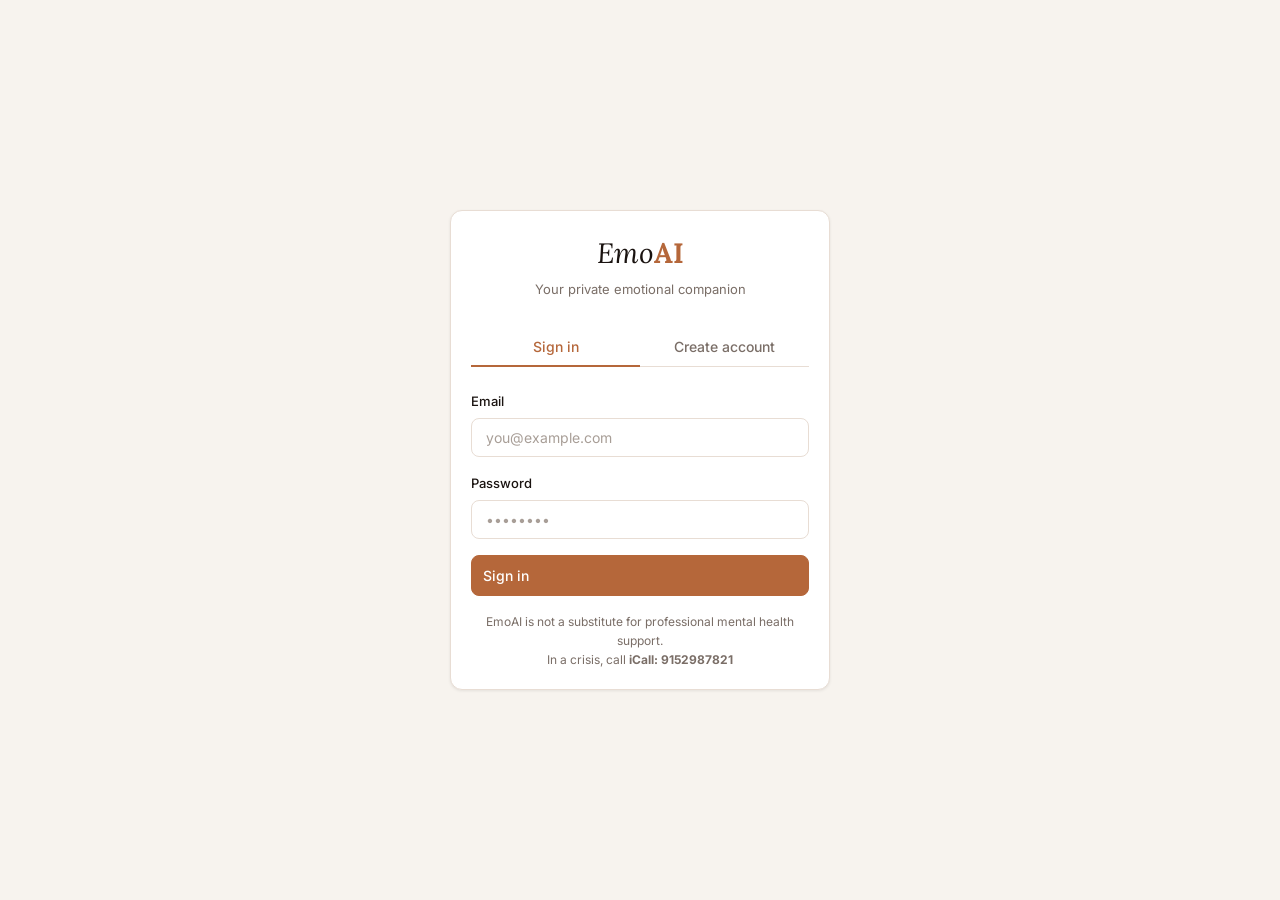
<file: pages/journal.html>
<!DOCTYPE html>
<html lang="en">

<head>
    <meta charset="UTF-8" />
    <meta name="viewport" content="width=device-width, initial-scale=1.0" />
    <title>EmoAI — Journal</title>
    <link
        href="https://fonts.googleapis.com/css2?family=Inter:wght@300;400;500;600&family=Lora:ital,wght@0,400;1,400&display=swap"
        rel="stylesheet" />
    <link rel="stylesheet" href="../css/style.css" />
</head>

<body class="scroll-shell">

    <header class="header">
        <a href="../index.html" class="logo">Emo<strong>AI</strong></a>
        <nav class="nav">
            <a href="../index.html" class="nav-link">Chat</a>
            <a href="journal.html" class="nav-link active">Journal</a>
        </nav>
        <button class="btn btn-ghost btn-sm" id="logout-btn">Sign out</button>
    </header>

    <div class="disclaimer">
        ⚠️ EmoAI is not a substitute for professional mental health support.
        In a crisis, call <a href="tel:9152987821">iCall: 9152987821</a>
    </div>

    <div class="journal-layout">

        <div class="card">
            <div style="display:flex;align-items:center;justify-content:space-between;margin-bottom:14px">
                <h2 style="font-size:18px">Today's entry</h2>
                <span id="today-date" style="font-size:12px;color:var(--muted)"></span>
            </div>
            <textarea id="journal-input" class="journal-textarea"
                placeholder="Write freely. This is your private space — no judgment, no audience. What's on your mind today?"
                maxlength="5000"></textarea>
            <div style="display:flex;align-items:center;justify-content:space-between;margin-top:10px">
                <span id="word-count" style="font-size:12px;color:var(--muted)">0 words</span>
                <button id="reflect-btn" class="btn btn-primary" disabled>Reflect</button>
            </div>
        </div>

        <div id="reflection-card" class="reflection-card">
            <div style="display:flex;align-items:center;justify-content:space-between;margin-bottom:8px">
                <div class="reflection-label">EmoAI reflection</div>
                <span id="reflection-emotion" style="font-size:12px"></span>
            </div>
            <p id="reflection-text" class="reflection-text"></p>
            <div style="margin-top:12px;padding-top:12px;border-top:1px solid var(--border)">
                <a href="https://forms.gle/REPLACE_WITH_YOUR_GOOGLE_FORM_LINK" target="_blank" rel="noopener"
                    style="font-size:12px;color:var(--accent);text-decoration:underline">
                    📝 Share feedback about EmoAI →
                </a>
            </div>
        </div>

        <div>
            <h2 style="font-size:16px;margin-bottom:12px">Past entries</h2>
            <div id="journal-history">
                <p style="font-size:13px;color:var(--muted)">Your past entries will appear here.</p>
            </div>
        </div>

    </div>

    <script>
        document.getElementById("today-date").textContent = new Date().toLocaleDateString("en-IN", {
            weekday: "long", day: "numeric", month: "long"
        });
    </script>
    <script type="module" src="../js/journal.js"></script>
</body>

</html>
</file>
<file: css/style.css>
@import url('https://fonts.googleapis.com/css2?family=Inter:wght@300;400;500;600&family=Lora:ital,wght@0,400;1,400&display=swap');

*,
*::before,
*::after {
    box-sizing: border-box;
    margin: 0;
    padding: 0;
}

:root {
    --bg: #F7F3EE;
    --surface: #FFFFFF;
    --surface2: #FAF7F4;
    --border: #E8DDD4;
    --text: #1A1310;
    --muted: #7A6E67;
    --hint: #A89E97;
    --accent: #B5673A;
    --accent-lt: #F5EAE2;
    --accent-dk: #8F4E28;
    --user-bg: #1A1310;
    --user-text: #FFFFFF;
    --ai-bg: #FFFFFF;
    --success: #1A7A5E;
    --danger: #A83232;
    --warning-bg: #FDF8E7;
    --warning-bd: #E8D88A;
    --warning-tx: #6B5A10;
    --radius-sm: 8px;
    --radius-md: 12px;
    --radius-lg: 18px;
    --shadow: 0 1px 3px rgba(0, 0, 0, 0.08);
}

body {
    font-family: 'Inter', sans-serif;
    background: var(--bg);
    color: var(--text);
    font-size: 14px;
    line-height: 1.6;
    -webkit-font-smoothing: antialiased;
}

/* ── Typography ── */
h1,
h2,
h3 {
    font-family: 'Lora', serif;
    font-weight: 400;
}

h1 {
    font-size: 24px;
}

h2 {
    font-size: 18px;
}

h3 {
    font-size: 16px;
}

/* ── Layout shells ── */
.app-shell {
    height: 100dvh;
    display: flex;
    flex-direction: column;
    overflow: hidden;
}

.scroll-shell {
    min-height: 100dvh;
    display: flex;
    flex-direction: column;
}

/* ── Header ── */
.header {
    display: flex;
    align-items: center;
    justify-content: space-between;
    padding: 0 20px;
    height: 56px;
    background: var(--surface);
    border-bottom: 1px solid var(--border);
    flex-shrink: 0;
    gap: 12px;
}

.logo {
    font-family: 'Lora', serif;
    font-size: 20px;
    color: var(--text);
    text-decoration: none;
    font-style: italic;
    letter-spacing: -0.3px;
}

.logo strong {
    font-style: normal;
    color: var(--accent);
}

/* ── Nav ── */
.nav {
    display: flex;
    gap: 2px;
}

.nav-link {
    padding: 6px 14px;
    border-radius: var(--radius-sm);
    font-size: 13px;
    font-weight: 500;
    color: var(--muted);
    text-decoration: none;
    transition: all 0.15s;
    border: 1px solid transparent;
}

.nav-link:hover {
    color: var(--accent);
    background: var(--accent-lt);
}

.nav-link.active {
    color: var(--accent);
    background: var(--accent-lt);
    border-color: var(--border);
}

/* ── Disclaimer banner ── */
.disclaimer {
    padding: 8px 20px;
    background: var(--warning-bg);
    border-bottom: 1px solid var(--warning-bd);
    font-size: 12px;
    color: var(--warning-tx);
    text-align: center;
    flex-shrink: 0;
}

.disclaimer a {
    color: var(--warning-tx);
    font-weight: 500;
}

/* ── Mood bar ── */
.mood-bar {
    display: flex;
    align-items: center;
    gap: 10px;
    padding: 8px 20px;
    background: var(--surface);
    border-bottom: 1px solid var(--border);
    flex-shrink: 0;
}

.mood-label {
    font-size: 12px;
    color: var(--muted);
    white-space: nowrap;
}

.mood-emojis {
    display: flex;
    gap: 4px;
}

.mood-btn {
    width: 34px;
    height: 34px;
    border: 2px solid transparent;
    border-radius: 50%;
    background: var(--bg);
    font-size: 17px;
    cursor: pointer;
    transition: all 0.15s;
    display: flex;
    align-items: center;
    justify-content: center;
}

.mood-btn:hover {
    transform: scale(1.18);
    border-color: var(--accent);
}

.mood-btn.selected {
    border-color: var(--accent);
    background: var(--accent-lt);
    transform: scale(1.1);
}

.mood-saved {
    font-size: 12px;
    color: var(--success);
    opacity: 0;
    transition: opacity 0.3s;
    white-space: nowrap;
}

/* ── Messages ── */
.messages {
    flex: 1;
    overflow-y: auto;
    padding: 20px 16px;
    display: flex;
    flex-direction: column;
    gap: 14px;
    scroll-behavior: smooth;
}

.messages::-webkit-scrollbar {
    width: 3px;
}

.messages::-webkit-scrollbar-thumb {
    background: var(--border);
    border-radius: 2px;
}

.msg-wrap {
    display: flex;
    align-items: flex-end;
    gap: 8px;
    max-width: 700px;
    margin: 0 auto;
    width: 100%;
    animation: fadeUp 0.2s ease;
}

@keyframes fadeUp {
    from {
        opacity: 0;
        transform: translateY(6px);
    }

    to {
        opacity: 1;
        transform: translateY(0);
    }
}

.msg-wrap.user {
    flex-direction: row-reverse;
}

.avatar {
    width: 28px;
    height: 28px;
    border-radius: 50%;
    flex-shrink: 0;
    display: flex;
    align-items: center;
    justify-content: center;
    font-size: 12px;
    font-weight: 600;
}

.avatar.ai {
    background: var(--accent-lt);
    color: var(--accent-dk);
    font-family: 'Lora', serif;
    font-style: italic;
}

.avatar.user {
    background: var(--user-bg);
    color: var(--user-text);
}

.msg-col {
    display: flex;
    flex-direction: column;
    gap: 4px;
    max-width: 480px;
}

.msg-wrap.user .msg-col {
    align-items: flex-end;
}

.bubble {
    padding: 10px 14px;
    border-radius: var(--radius-lg);
    font-size: 14px;
    line-height: 1.65;
    white-space: pre-wrap;
}

.msg-wrap.ai .bubble {
    background: var(--ai-bg);
    border: 1px solid var(--border);
    border-bottom-left-radius: 4px;
    box-shadow: var(--shadow);
}

.msg-wrap.user .bubble {
    background: var(--user-bg);
    color: var(--user-text);
    border-bottom-right-radius: 4px;
}

/* ── Emotion badge ── */
.emotion-badge {
    display: inline-flex;
    align-items: center;
    gap: 4px;
    font-size: 11px;
    padding: 2px 8px;
    border-radius: 10px;
    background: var(--accent-lt);
    color: var(--accent-dk);
    border: 1px solid #DEB89E;
    width: fit-content;
    font-weight: 500;
}

.emotion-dot {
    width: 6px;
    height: 6px;
    border-radius: 50%;
    flex-shrink: 0;
}

/* ── Typing dots ── */
.typing .bubble {
    padding: 14px 16px;
}

.dots {
    display: flex;
    gap: 4px;
    align-items: center;
}

.dots span {
    width: 7px;
    height: 7px;
    background: var(--hint);
    border-radius: 50%;
    animation: bounce 1.2s infinite ease-in-out;
}

.dots span:nth-child(2) {
    animation-delay: 0.2s;
}

.dots span:nth-child(3) {
    animation-delay: 0.4s;
}

@keyframes bounce {

    0%,
    60%,
    100% {
        transform: translateY(0)
    }

    30% {
        transform: translateY(-6px)
    }
}

/* ── Welcome screen ── */
.welcome {
    display: flex;
    flex-direction: column;
    align-items: center;
    justify-content: center;
    flex: 1;
    text-align: center;
    padding: 32px 20px;
    gap: 10px;
}

.welcome-icon {
    font-size: 40px;
    margin-bottom: 4px;
}

.welcome-title {
    font-size: 24px;
    color: var(--text);
}

.welcome-sub {
    font-size: 14px;
    color: var(--muted);
    max-width: 320px;
    line-height: 1.65;
}

.chips {
    display: flex;
    flex-wrap: wrap;
    gap: 8px;
    justify-content: center;
    margin-top: 10px;
}

.chip {
    padding: 7px 14px;
    border: 1px solid var(--border);
    border-radius: 20px;
    font-size: 13px;
    color: var(--muted);
    cursor: pointer;
    background: var(--surface);
    transition: all 0.15s;
    font-family: 'Inter', sans-serif;
}

.chip:hover {
    border-color: var(--accent);
    color: var(--accent);
    background: var(--accent-lt);
}

/* ── Input area ── */
.input-area {
    padding: 10px 16px 14px;
    background: var(--surface);
    border-top: 1px solid var(--border);
    flex-shrink: 0;
}

.input-row {
    display: flex;
    align-items: flex-end;
    gap: 8px;
    max-width: 700px;
    margin: 0 auto;
    background: var(--bg);
    border: 1.5px solid var(--border);
    border-radius: var(--radius-lg);
    padding: 7px 7px 7px 14px;
    transition: border-color 0.2s;
}

.input-row:focus-within {
    border-color: var(--accent);
}

.input-field {
    flex: 1;
    background: none;
    border: none;
    outline: none;
    font-family: 'Inter', sans-serif;
    font-size: 14px;
    color: var(--text);
    resize: none;
    max-height: 100px;
    min-height: 22px;
    line-height: 1.5;
    padding: 3px 0;
}

.input-field::placeholder {
    color: var(--hint);
}

.send-btn {
    width: 34px;
    height: 34px;
    border-radius: 10px;
    background: var(--accent);
    border: none;
    cursor: pointer;
    display: flex;
    align-items: center;
    justify-content: center;
    flex-shrink: 0;
    transition: all 0.15s;
}

.send-btn:hover {
    background: var(--accent-dk);
    transform: scale(1.05);
}

.send-btn:disabled {
    background: var(--border);
    cursor: not-allowed;
    transform: none;
}

.input-hint {
    text-align: center;
    font-size: 11px;
    color: var(--hint);
    margin-top: 6px;
}

/* ── Buttons ── */
.btn {
    display: inline-flex;
    align-items: center;
    gap: 6px;
    padding: 8px 16px;
    border-radius: var(--radius-sm);
    font-size: 13px;
    font-weight: 500;
    font-family: 'Inter', sans-serif;
    cursor: pointer;
    transition: all 0.15s;
    border: 1px solid var(--border);
    background: var(--surface);
    color: var(--text);
    text-decoration: none;
}

.btn:hover {
    border-color: var(--accent);
    color: var(--accent);
}

.btn-primary {
    background: var(--accent);
    color: white;
    border-color: var(--accent);
}

.btn-primary:hover {
    background: var(--accent-dk);
    color: white;
    border-color: var(--accent-dk);
}

.btn-ghost {
    border-color: transparent;
    background: transparent;
}

.btn-ghost:hover {
    background: var(--accent-lt);
    color: var(--accent);
    border-color: transparent;
}

.btn-sm {
    padding: 5px 11px;
    font-size: 12px;
}

.btn-danger {
    color: var(--danger);
    border-color: var(--danger);
}

.btn-danger:hover {
    background: #FDF0F0;
}

/* ── Form elements (login page) ── */
.form-group {
    display: flex;
    flex-direction: column;
    gap: 6px;
}

.form-label {
    font-size: 13px;
    font-weight: 500;
    color: var(--text);
}

.form-input {
    padding: 10px 14px;
    border: 1.5px solid var(--border);
    border-radius: var(--radius-sm);
    font-family: 'Inter', sans-serif;
    font-size: 14px;
    color: var(--text);
    background: var(--surface);
    outline: none;
    transition: border-color 0.2s;
    width: 100%;
}

.form-input:focus {
    border-color: var(--accent);
}

.form-input::placeholder {
    color: var(--hint);
}

.form-error {
    font-size: 12px;
    color: var(--danger);
    display: none;
}

/* ── Cards ── */
.card {
    background: var(--surface);
    border: 1px solid var(--border);
    border-radius: var(--radius-md);
    padding: 20px;
    box-shadow: var(--shadow);
}

/* ── Journal specific ── */
.journal-layout {
    max-width: 720px;
    margin: 0 auto;
    padding: 24px 16px 48px;
    display: flex;
    flex-direction: column;
    gap: 20px;
}

.journal-textarea {
    width: 100%;
    min-height: 160px;
    max-height: 380px;
    background: var(--bg);
    border: 1.5px solid var(--border);
    border-radius: var(--radius-sm);
    padding: 14px;
    font-family: 'Inter', sans-serif;
    font-size: 14px;
    line-height: 1.75;
    color: var(--text);
    resize: vertical;
    outline: none;
    transition: border-color 0.2s;
}

.journal-textarea:focus {
    border-color: var(--accent);
}

.journal-textarea::placeholder {
    color: var(--hint);
}

.reflection-card {
    border: 1px solid var(--border);
    border-left: 3px solid var(--accent);
    border-radius: var(--radius-sm);
    padding: 16px;
    background: var(--surface2);
    animation: fadeUp 0.3s ease;
    display: none;
}

.reflection-label {
    font-size: 11px;
    font-weight: 600;
    color: var(--accent);
    text-transform: uppercase;
    letter-spacing: 0.8px;
    margin-bottom: 8px;
}

.reflection-text {
    font-size: 14px;
    line-height: 1.75;
    color: var(--text);
    white-space: pre-wrap;
}

.history-card {
    background: var(--surface);
    border: 1px solid var(--border);
    border-radius: var(--radius-sm);
    padding: 14px;
    cursor: default;
    transition: border-color 0.15s;
}

.history-card:hover {
    border-color: var(--accent);
}

.history-meta {
    display: flex;
    gap: 8px;
    align-items: center;
    margin-bottom: 5px;
}

.history-date {
    font-size: 11px;
    color: var(--hint);
}

.history-emotion {
    font-size: 11px;
    padding: 1px 7px;
    border-radius: 10px;
    background: var(--accent-lt);
    color: var(--accent-dk);
    font-weight: 500;
}

.history-words {
    font-size: 11px;
    color: var(--hint);
    margin-left: auto;
}

.history-preview {
    font-size: 13px;
    color: var(--muted);
    line-height: 1.5;
}

/* ── Feedback banner ── */
.feedback-bar {
    display: flex;
    align-items: center;
    gap: 10px;
    justify-content: center;
    padding: 9px 20px;
    background: var(--accent-lt);
    border-bottom: 1px solid #DEB89E;
    font-size: 12px;
    color: var(--accent-dk);
    flex-shrink: 0;
}

.feedback-bar a {
    color: var(--accent);
    font-weight: 500;
    text-decoration: underline;
}

/* ── Mobile responsive ── */
@media (max-width: 600px) {
    .header {
        padding: 0 14px;
    }

    .nav-link {
        padding: 5px 10px;
        font-size: 12px;
    }

    .messages {
        padding: 14px 10px;
    }

    .msg-col {
        max-width: calc(100vw - 80px);
    }

    .mood-bar {
        padding: 7px 14px;
        gap: 8px;
    }

    .input-area {
        padding: 8px 10px 12px;
    }

    .journal-layout {
        padding: 16px 12px 40px;
    }

    .welcome {
        padding: 24px 16px;
    }

    .chips .chip {
        font-size: 12px;
        padding: 6px 11px;
    }
}
</file>
